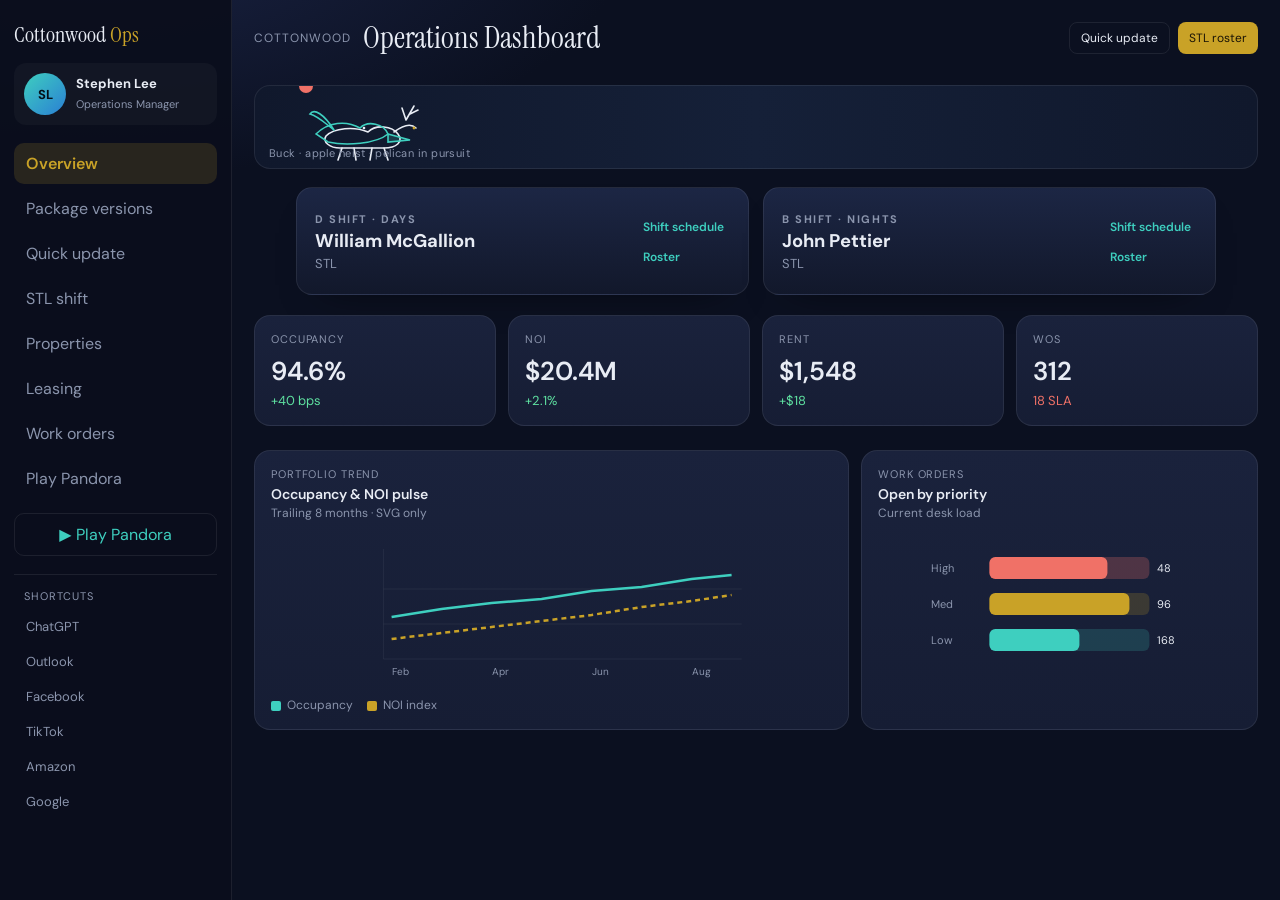
<file: index.html>
<!DOCTYPE html>
<html lang="en">
<head>
<meta charset="UTF-8">
<meta name="viewport" content="width=device-width,initial-scale=1">
<title>Cottonwood Ops</title>
<link href="https://fonts.googleapis.com/css2?family=DM+Sans:wght@400;500;600;700&family=Instrument+Serif&display=swap" rel="stylesheet">
<link rel="stylesheet" href="/styles.css">
</head>
<body>
<div class="backdrop" id="backdrop" aria-hidden="true"></div>
<div class="shell">
<aside id="rail">
  <div class="brand">Cottonwood <i>Ops</i></div>
  <div class="profile">
    <div class="avatar" aria-hidden="true">SL</div>
    <div>
      <strong>Stephen Lee</strong>
      <span>Operations Manager</span>
    </div>
  </div>
  <nav id="nav" aria-label="Primary"></nav>
  <button class="pandora" type="button" data-go="pandora">▶ Play Pandora</button>
  <div class="shortcuts">
    <div class="label">Shortcuts</div>
    <a href="https://chatgpt.com" target="_blank" rel="noreferrer">ChatGPT</a>
    <a href="https://outlook.office.com" target="_blank" rel="noreferrer">Outlook</a>
    <a href="https://www.facebook.com" target="_blank" rel="noreferrer">Facebook</a>
    <a href="https://www.tiktok.com" target="_blank" rel="noreferrer">TikTok</a>
    <a href="https://www.amazon.com" target="_blank" rel="noreferrer">Amazon</a>
    <a href="https://www.google.com" target="_blank" rel="noreferrer">Google</a>
  </div>
</aside>

<main>
  <button class="btn ghost menu-btn" type="button" id="menuBtn">Menu</button>

  <!-- Page bar lives INSIDE scrolling main (not fixed) -->
  <div class="pagebar" id="pagebar">
    <div class="crumb" id="crumb">Cottonwood</div>
    <h1 id="title">Operations Dashboard</h1>
    <div class="actions">
      <button class="btn ghost sm" type="button" data-go="quick">Quick update</button>
      <button class="btn sm" type="button" data-go="stl">STL roster</button>
    </div>
  </div>

  <div class="page-body">
    <section class="page on" id="p-overview" aria-label="Overview">
      <!-- Personality layer: buck vs pelican -->
      <div class="mascot" aria-hidden="true">
        <svg viewBox="0 0 900 84" preserveAspectRatio="xMidYMid meet">
          <defs>
            <linearGradient id="ground" x1="0" x2="1">
              <stop offset="0" stop-color="#2a3558" stop-opacity=".0"/>
              <stop offset=".5" stop-color="#3a4a72" stop-opacity=".55"/>
              <stop offset="1" stop-color="#2a3558" stop-opacity=".0"/>
            </linearGradient>
          </defs>
          <path d="M0 62 H900" stroke="url(#ground)" stroke-width="2"/>
          <g class="dust">
            <circle cx="430" cy="58" r="3" fill="#c9a227" opacity=".5"/>
            <circle cx="442" cy="54" r="2" fill="#3ecfbf" opacity=".45"/>
            <circle cx="455" cy="60" r="2.5" fill="#e8ecf4" opacity=".35"/>
          </g>
          <g class="apple">
            <circle cx="0" cy="0" r="7" fill="#f07167"/>
            <path d="M0 -7 C2 -12 6 -11 5 -7" fill="none" stroke="#5ee0a0" stroke-width="1.5"/>
          </g>
          <g class="buck" fill="none" stroke="#e8ecf4" stroke-width="1.6" stroke-linecap="round" stroke-linejoin="round">
            <path d="M20 50 C28 42 48 40 62 46 C70 38 86 40 92 48 C98 56 90 62 78 62 L34 62 C24 62 16 56 20 50Z"/>
            <path d="M88 46 C96 40 104 36 110 42"/>
            <path d="M100 34 L96 22 M100 34 L108 20 M104 28 L112 24"/>
            <path d="M36 62 L32 74 M48 62 L50 74 M66 62 L64 74 M78 62 L82 74"/>
            <circle cx="108" cy="42" r="1.4" fill="#c9a227" stroke="none"/>
          </g>
          <g class="pelican" fill="none" stroke="#3ecfbf" stroke-width="1.6" stroke-linecap="round">
            <path d="M10 48 C22 36 40 34 54 42 C62 34 78 38 82 48 C70 58 40 60 22 56Z"/>
            <path d="M82 48 L104 54 L82 56Z" fill="rgba(62,207,191,.18)"/>
            <path d="M28 44 C18 28 8 22 4 28 C12 30 20 38 28 44"/>
            <circle cx="58" cy="42" r="1.3" fill="#e8ecf4" stroke="none"/>
          </g>
        </svg>
        <div class="cap">Buck · apple heist · pelican in pursuit</div>
      </div>

      <!-- Centered enlarged STL tiles (not profile) -->
      <div class="stl-strip">
        <div class="tiles" id="stlOverview"></div>
      </div>

      <!-- KPI section kept visually the same -->
      <div class="kpis">
        <article class="card">
          <div class="label">Occupancy</div>
          <div class="value">94.6%</div>
          <div class="up">+40 bps</div>
        </article>
        <article class="card">
          <div class="label">NOI</div>
          <div class="value">$20.4M</div>
          <div class="up">+2.1%</div>
        </article>
        <article class="card">
          <div class="label">Rent</div>
          <div class="value">$1,548</div>
          <div class="up">+$18</div>
        </article>
        <article class="card">
          <div class="label">WOs</div>
          <div class="value">312</div>
          <div class="down">18 SLA</div>
        </article>
      </div>

      <!-- Lightweight SVG charts -->
      <div class="charts">
        <article class="card chart-card">
          <div class="label">Portfolio trend</div>
          <h3>Occupancy & NOI pulse</h3>
          <p class="hint">Trailing 8 months · SVG only</p>
          <svg class="chart-svg" viewBox="0 0 400 160" role="img" aria-label="Occupancy and NOI trend chart">
            <g stroke="rgba(255,255,255,.06)" stroke-width="1">
              <line x1="32" y1="20" x2="32" y2="130"/><line x1="32" y1="130" x2="390" y2="130"/>
              <line x1="32" y1="95" x2="390" y2="95"/><line x1="32" y1="60" x2="390" y2="60"/>
            </g>
            <polyline fill="none" stroke="#3ecfbf" stroke-width="2.5"
              points="40,88 90,80 140,74 190,70 240,62 290,58 340,50 380,46"/>
            <polyline fill="none" stroke="#c9a227" stroke-width="2.5" stroke-dasharray="5 4"
              points="40,110 90,104 140,98 190,92 240,86 290,78 340,72 380,66"/>
            <g fill="#8b95ad" font-size="10" font-family="DM Sans,sans-serif">
              <text x="40" y="146">Feb</text><text x="140" y="146">Apr</text>
              <text x="240" y="146">Jun</text><text x="340" y="146">Aug</text>
            </g>
          </svg>
          <div class="legend"><span><i style="background:#3ecfbf"></i>Occupancy</span><span><i style="background:#c9a227"></i>NOI index</span></div>
        </article>
        <article class="card chart-card">
          <div class="label">Work orders</div>
          <h3>Open by priority</h3>
          <p class="hint">Current desk load</p>
          <svg class="chart-svg" viewBox="0 0 280 160" role="img" aria-label="Work order priority bars">
            <g font-family="DM Sans,sans-serif" font-size="11" fill="#8b95ad">
              <rect x="70" y="28" width="160" height="22" rx="6" fill="rgba(240,113,103,.25)"/><rect x="70" y="28" width="118" height="22" rx="6" fill="#f07167"/><text x="12" y="43">High</text><text x="238" y="43" fill="#e8ecf4">48</text>
              <rect x="70" y="64" width="160" height="22" rx="6" fill="rgba(201,162,39,.2)"/><rect x="70" y="64" width="140" height="22" rx="6" fill="#c9a227"/><text x="12" y="79">Med</text><text x="238" y="79" fill="#e8ecf4">96</text>
              <rect x="70" y="100" width="160" height="22" rx="6" fill="rgba(62,207,191,.18)"/><rect x="70" y="100" width="90" height="22" rx="6" fill="#3ecfbf"/><text x="12" y="115">Low</text><text x="238" y="115" fill="#e8ecf4">168</text>
            </g>
          </svg>
        </article>
      </div>
    </section>

    <section class="page" id="p-packages" aria-label="Package versions">
      <div class="pkg-grid">
        <article class="card pkg">
          <div class="label">Package</div>
          <h3 style="margin:6px 0;font-size:1.05rem">Ops board</h3>
          <div class="row"><span>Status</span><span style="color:var(--ok)">live</span></div>
          <div class="row"><span>Accent</span><span>Tide / teal</span></div>
          <svg class="spark chart-svg" viewBox="0 0 240 72" aria-hidden="true">
            <defs><linearGradient id="a1" x1="0" y1="0" x2="0" y2="1"><stop offset="0" stop-color="#3ecfbf" stop-opacity=".45"/><stop offset="1" stop-color="#3ecfbf" stop-opacity="0"/></linearGradient></defs>
            <path d="M0 50 L30 44 L60 48 L90 30 L120 36 L150 22 L180 28 L210 16 L240 20 L240 72 L0 72Z" fill="url(#a1)"/>
            <polyline fill="none" stroke="#3ecfbf" stroke-width="2" points="0,50 30,44 60,48 90,30 120,36 150,22 180,28 210,16 240,20"/>
          </svg>
        </article>
        <article class="card pkg">
          <div class="label">Package</div>
          <h3 style="margin:6px 0;font-size:1.05rem">Safety desk</h3>
          <div class="row"><span>Status</span><span>ready</span></div>
          <div class="row"><span>Accent</span><span>Gold</span></div>
          <svg class="spark chart-svg" viewBox="0 0 240 72" aria-hidden="true">
            <rect x="16" y="36" width="22" height="28" rx="4" fill="#c9a227" opacity=".85"/>
            <rect x="48" y="28" width="22" height="36" rx="4" fill="#c9a227" opacity=".7"/>
            <rect x="80" y="20" width="22" height="44" rx="4" fill="#c9a227"/>
            <rect x="112" y="32" width="22" height="32" rx="4" fill="#c9a227" opacity=".75"/>
            <rect x="144" y="24" width="22" height="40" rx="4" fill="#c9a227" opacity=".9"/>
            <rect x="176" y="40" width="22" height="24" rx="4" fill="#c9a227" opacity=".65"/>
            <rect x="208" y="30" width="22" height="34" rx="4" fill="#c9a227" opacity=".8"/>
          </svg>
        </article>
        <article class="card pkg">
          <div class="label">Package</div>
          <h3 style="margin:6px 0;font-size:1.05rem">Budget pulse</h3>
          <div class="row"><span>Status</span><span>preview</span></div>
          <div class="row"><span>Chart</span><span>donut SVG</span></div>
          <svg class="spark chart-svg" viewBox="0 0 240 72" aria-hidden="true">
            <g transform="translate(120,38)">
              <circle r="26" fill="none" stroke="rgba(255,255,255,.08)" stroke-width="10"/>
              <circle r="26" fill="none" stroke="#3ecfbf" stroke-width="10" stroke-dasharray="100 63" stroke-dashoffset="25" transform="rotate(-90)"/>
              <circle r="26" fill="none" stroke="#c9a227" stroke-width="10" stroke-dasharray="40 123" stroke-dashoffset="-75" transform="rotate(-90)"/>
              <circle r="26" fill="none" stroke="#f07167" stroke-width="10" stroke-dasharray="23 140" stroke-dashoffset="-115" transform="rotate(-90)"/>
            </g>
          </svg>
        </article>
        <article class="card pkg">
          <div class="label">Package</div>
          <h3 style="margin:6px 0;font-size:1.05rem">Leasing lane</h3>
          <div class="row"><span>Status</span><span>draft</span></div>
          <div class="row"><span>Executed</span><span>41</span></div>
          <svg class="spark chart-svg" viewBox="0 0 240 72" aria-hidden="true">
            <polyline fill="none" stroke="#5ee0a0" stroke-width="2.5" points="8,55 40,48 72,50 104,36 136,40 168,24 200,28 232,18"/>
            <circle cx="232" cy="18" r="3.5" fill="#5ee0a0"/>
          </svg>
        </article>
      </div>
      <article class="card" style="margin-top:12px">
        <div class="label">Adoption notes</div>
        <div class="row"><span>Command Overview</span><span>Default desk</span></div>
        <div class="row"><span>Safety desk</span><span>JSA + risk board</span></div>
        <div class="row"><span>Budget pulse</span><span>Chem / demin spend</span></div>
        <div class="row"><span>Leasing lane</span><span>Executed + pipeline</span></div>
        <p style="color:var(--muted);font-size:13px;margin-top:12px;line-height:1.55">
          Package versions are lightweight layout presets. Charts above are pure SVG —
          no image packs. Scroll this working page: the title bar sits in document flow
          and leaves the viewport with the content (not a fixed chrome bar).
        </p>
        <p style="color:var(--muted);font-size:13px;margin-top:10px;line-height:1.55">
          Use Quick update to stash shift notes in localStorage, jump STL roster for
          William McGallion (D Shift) and John Pettier (B Shift), and keep Pandora /
          shortcut links in the rail for the control room.
        </p>
        <div style="height:280px" aria-hidden="true"></div>
      </article>
    </section>

    <section class="page" id="p-quick" aria-label="Quick update">
      <article class="card">
        <div class="label">Quick update</div>
        <p class="hint" style="color:var(--muted);font-size:13px;margin:8px 0 4px">Notes persist in localStorage (<code>cottonwood-quick-v1</code>).</p>
        <textarea id="note" rows="5" placeholder="Shift note, NOI callout, WO follow-up…"></textarea>
        <input id="tag" placeholder="Tag (e.g. STL, leasing, safety)">
        <button class="btn" type="button" id="saveBtn">Save tracking data</button>
        <div id="status" style="margin-top:10px;font-size:13px;color:var(--teal)"></div>
        <div id="log" style="margin-top:6px;font-size:13px;color:var(--muted)"></div>
      </article>
    </section>

    <section class="page" id="p-stl" aria-label="STL shift">
      <article class="card">
        <div class="label">STL shift tiles</div>
        <p style="color:var(--muted);font-size:13px;margin:8px 0 4px">Shift team leads — schedule & roster links jump here.</p>
        <div class="stl-strip" style="margin-top:12px">
          <div class="tiles" id="stlPage"></div>
        </div>
      </article>
      <article class="card">
        <div class="label">Schedule anchors</div>
        <div class="row" id="sched-d"><span>D Shift · Days</span><span>William McGallion · STL</span></div>
        <div class="row" id="sched-b"><span>B Shift · Nights</span><span>John Pettier · STL</span></div>
        <div class="row"><span>Roster</span><span>Active STLs only (profile excluded)</span></div>
      </article>
    </section>

    <section class="page" id="p-properties" aria-label="Properties">
      <article class="card">
        <div class="label">Properties</div>
        <div class="row"><span>Ridgeview</span><span>96.3%</span></div>
        <div class="row"><span>Cottonwood Flats</span><span>94.1%</span></div>
        <div class="row"><span>Sabine Court</span><span>93.8%</span></div>
        <div class="row"><span>Harbor Line</span><span>95.2%</span></div>
      </article>
    </section>

    <section class="page" id="p-leasing" aria-label="Leasing">
      <article class="card">
        <div class="label">Leasing</div>
        <div class="value">41 executed</div>
        <div class="up">+6 vs prior month</div>
        <div class="row" style="margin-top:12px"><span>Pipeline</span><span>28 tour / 12 app</span></div>
        <div class="row"><span>Avg days vacant</span><span>11.4</span></div>
      </article>
    </section>

    <section class="page" id="p-work" aria-label="Work orders">
      <article class="card">
        <div class="label">Work orders</div>
        <div class="row"><span>WO-18421</span><span style="color:var(--rose)">High</span></div>
        <div class="row"><span>WO-18408</span><span style="color:var(--gold)">Med</span></div>
        <div class="row"><span>WO-18390</span><span style="color:var(--teal)">Low</span></div>
        <div class="row"><span>WO-18377</span><span style="color:var(--rose)">High · SLA</span></div>
      </article>
    </section>

    <section class="page" id="p-pandora" aria-label="Play Pandora">
      <article class="card">
        <div class="label">Play Pandora</div>
        <p style="margin:12px 0;color:var(--muted);font-size:14px">Control-room soundtrack — opens Pandora in a new tab.</p>
        <p><a class="btn" href="https://www.pandora.com" target="_blank" rel="noreferrer">Open Pandora</a></p>
      </article>
    </section>
  </div>
</main>
</div>

<script src="/app.js"></script>
</body>
</html>
</file>
<file: styles.css>
:root{
  --bg:#0b1020;--elev:#12182b;--card:#161d34;--line:rgba(255,255,255,.08);
  --text:#e8ecf4;--muted:#8b95ad;--gold:#c9a227;--goldsoft:rgba(201,162,39,.16);
  --teal:#3ecfbf;--ok:#5ee0a0;--rose:#f07167;--accent:#3ecfbf;
}
*{box-sizing:border-box;margin:0;padding:0}
html{scroll-behavior:smooth}
html{height:auto}
body{
  font-family:"DM Sans",system-ui,sans-serif;
  background:radial-gradient(1100px 520px at 8% -8%,#1a2344 0%,var(--bg) 48%);
  color:var(--text);min-height:100vh;overflow-x:hidden;overflow-y:auto;
}
.shell{display:grid;grid-template-columns:232px 1fr;min-height:100vh;align-items:start}
aside{
  position:sticky;top:0;align-self:start;height:100vh;overflow-y:auto;
  border-right:1px solid var(--line);padding:22px 14px;background:rgba(10,14,28,.92);
}
nav{display:flex;flex-direction:column;gap:4px;margin:18px 0 14px}
nav button,.pandora,.linkish{
  display:flex;width:100%;align-items:center;gap:8px;
  background:transparent;border:0;color:var(--muted);text-align:left;
  padding:10px 12px;border-radius:10px;font:inherit;cursor:pointer;
}
nav button:hover,.pandora:hover,.linkish:hover{background:rgba(255,255,255,.04);color:var(--text)}
nav button.on{background:var(--goldsoft);color:var(--gold);font-weight:600}
.pandora{border:1px solid var(--line);justify-content:center;margin-top:8px;color:var(--teal)}
.shortcuts{margin-top:18px;padding-top:14px;border-top:1px solid var(--line)}
.shortcuts .label{margin:0 10px 6px}
.shortcuts a{
  display:flex;padding:9px 12px;border-radius:10px;color:var(--muted);
  text-decoration:none;font-size:13px;
}
.shortcuts a:hover{background:rgba(255,255,255,.04);color:var(--text)}
main{padding:0;min-width:0;width:100%}
.pagebar{
  display:flex;align-items:center;gap:12px;flex-wrap:wrap;
  padding:18px 22px 8px;border-bottom:1px solid transparent;
}
.pagebar .crumb{color:var(--muted);font-size:12px;text-transform:uppercase;letter-spacing:.08em}
.pagebar h1{font-family:"Instrument Serif",serif;font-weight:400;font-size:clamp(1.6rem,2.4vw,2.1rem);flex:1;min-width:12rem}
.pagebar .actions{display:flex;gap:8px;flex-wrap:wrap}
.page-body{padding:8px 22px 40px}
.card{
  background:linear-gradient(180deg,#1a223c,var(--card));
  border:1px solid var(--line);border-radius:16px;padding:16px;margin-top:12px;
}
.page{display:none}
.page.on{display:block}
.kpis{display:grid;grid-template-columns:repeat(4,1fr);gap:12px;margin-top:4px}
.label{color:var(--muted);font-size:11px;text-transform:uppercase;letter-spacing:.08em}
.value{font-size:26px;font-weight:600;margin:8px 0 4px}
.up{color:var(--ok);font-size:13px}.down{color:var(--rose);font-size:13px}
.btn{
  background:var(--gold);color:#1a1406;border:0;border-radius:10px;
  padding:10px 14px;font-weight:600;cursor:pointer;font:inherit;text-decoration:none;display:inline-flex;align-items:center;
}
.btn.ghost{background:transparent;color:var(--text);border:1px solid var(--line)}
.btn.sm{padding:7px 11px;font-size:12px;border-radius:8px}
textarea,input{
  width:100%;background:var(--elev);color:var(--text);border:1px solid var(--line);
  border-radius:10px;padding:10px;font:inherit;margin:8px 0;
}
.brand{font-family:"Instrument Serif",serif;font-size:22px;line-height:1.15}
.brand i{color:var(--gold);font-style:normal}
.row{display:flex;justify-content:space-between;gap:12px;padding:10px 0;border-bottom:1px solid var(--line);font-size:13px}
.row:last-child{border-bottom:0}
.profile{display:flex;gap:10px;align-items:center;margin-top:16px;padding:10px;border-radius:12px;background:rgba(255,255,255,.03)}
.avatar{
  width:42px;height:42px;border-radius:50%;background:linear-gradient(135deg,var(--teal),#2a7fd4);
  display:grid;place-items:center;font-weight:700;font-size:13px;color:#041018;flex-shrink:0;
}
.profile strong{display:block;font-size:13px}
.profile span{color:var(--muted);font-size:11px}
.stl-strip{display:flex;justify-content:center;margin:18px 0 8px}
.stl-strip .tiles{display:grid;grid-template-columns:1fr 1fr;gap:14px;width:min(920px,100%)}
.tile{
  border:1px solid var(--line);border-radius:16px;padding:18px 18px 16px;
  background:linear-gradient(180deg,#1c2644,var(--elev));
  display:flex;align-items:center;justify-content:space-between;gap:14px;
  min-height:108px;box-shadow:0 18px 40px -28px rgba(0,0,0,.7);
}
.tile .crew{font-size:11px;font-weight:700;letter-spacing:.14em;color:var(--muted);text-transform:uppercase}
.tile .name{font-size:1.15rem;font-weight:700;margin-top:4px;line-height:1.25}
.tile .role{color:var(--muted);font-size:13px;margin-top:2px}
.tile .links{display:flex;flex-direction:column;gap:6px;flex-shrink:0}
.tile .links button,.tile .links a{
  background:transparent;border:0;color:var(--teal);font:inherit;font-size:12px;font-weight:600;
  cursor:pointer;text-align:left;padding:4px 6px;border-radius:8px;text-decoration:none;
}
.tile .links button:hover,.tile .links a:hover{background:rgba(62,207,191,.1)}
.mascot{
  margin:10px 0 4px;border:1px solid var(--line);border-radius:16px;overflow:hidden;
  background:linear-gradient(90deg,#10182c,#152038 50%,#10182c);
  position:relative;height:84px;
}
.mascot svg{display:block;width:100%;height:84px}
.mascot .cap{position:absolute;left:14px;bottom:8px;font-size:11px;color:var(--muted);letter-spacing:.04em}
.buck{animation:buck-run 12s ease-in-out infinite}
.pelican{animation:pelican-chase 12s ease-in-out infinite}
.apple{animation:apple-toss 12s ease-in-out infinite;transform-origin:center}
.dust{animation:dust-fade 12s ease-in-out infinite;opacity:0}
@keyframes buck-run{
  0%{transform:translateX(8%)}
  18%{transform:translateX(28%)}
  28%{transform:translateX(34%) scaleX(-1)}
  40%{transform:translateX(42%) scaleX(-1)}
  48%{transform:translateX(48%) scaleX(1)}
  62%{transform:translateX(62%)}
  78%{transform:translateX(78%)}
  90%,100%{transform:translateX(8%)}
}
@keyframes pelican-chase{
  0%,12%{transform:translateX(-10%);opacity:.2}
  22%{transform:translateX(22%);opacity:1}
  40%{transform:translateX(40%)}
  52%{transform:translateX(50%) rotate(-8deg)}
  58%{transform:translateX(46%) rotate(6deg)}
  70%{transform:translateX(55%);opacity:.85}
  88%,100%{transform:translateX(110%);opacity:0}
}
@keyframes apple-toss{
  0%,16%{transform:translate(38px,18px) scale(1);opacity:1}
  22%{transform:translate(120px,8px) scale(1.05)}
  40%{transform:translate(210px,22px)}
  48%{transform:translate(250px,10px) scale(.9)}
  58%{transform:translate(270px,28px)}
  70%{transform:translate(340px,16px)}
  88%,100%{transform:translate(38px,18px);opacity:1}
}
@keyframes dust-fade{
  0%,45%{opacity:0}
  50%{opacity:.7}
  60%{opacity:0}
}
.charts{display:grid;grid-template-columns:1.2fr .8fr;gap:12px;margin-top:12px}
.chart-card h3{font-size:14px;font-weight:600;margin:4px 0 2px}
.chart-card p.hint{color:var(--muted);font-size:12px;margin-bottom:8px}
.chart-svg{width:100%;height:160px;display:block}
.legend{display:flex;gap:14px;flex-wrap:wrap;margin-top:8px;font-size:12px;color:var(--muted)}
.legend i{display:inline-block;width:10px;height:10px;border-radius:2px;margin-right:6px;vertical-align:middle}
.pkg-grid{display:grid;grid-template-columns:repeat(2,1fr);gap:12px}
.pkg .spark{height:72px;margin-top:10px}
.menu-btn{display:none;margin:14px 22px 0}
@media (prefers-reduced-motion:reduce){
  .buck,.pelican,.apple,.dust{animation:none!important}
}
@media (max-width:980px){
  .shell{grid-template-columns:1fr}
  aside{display:none;position:fixed;inset:0 auto 0 0;width:260px;z-index:30;height:100vh}
  aside.open{display:block}
  .backdrop{display:none;position:fixed;inset:0;background:rgba(0,0,0,.5);z-index:25}
  .backdrop.on{display:block}
  .kpis,.stl-strip .tiles,.charts,.pkg-grid{grid-template-columns:1fr}
  .menu-btn{display:inline-flex}
  .tile{min-height:96px}
}
</file>
